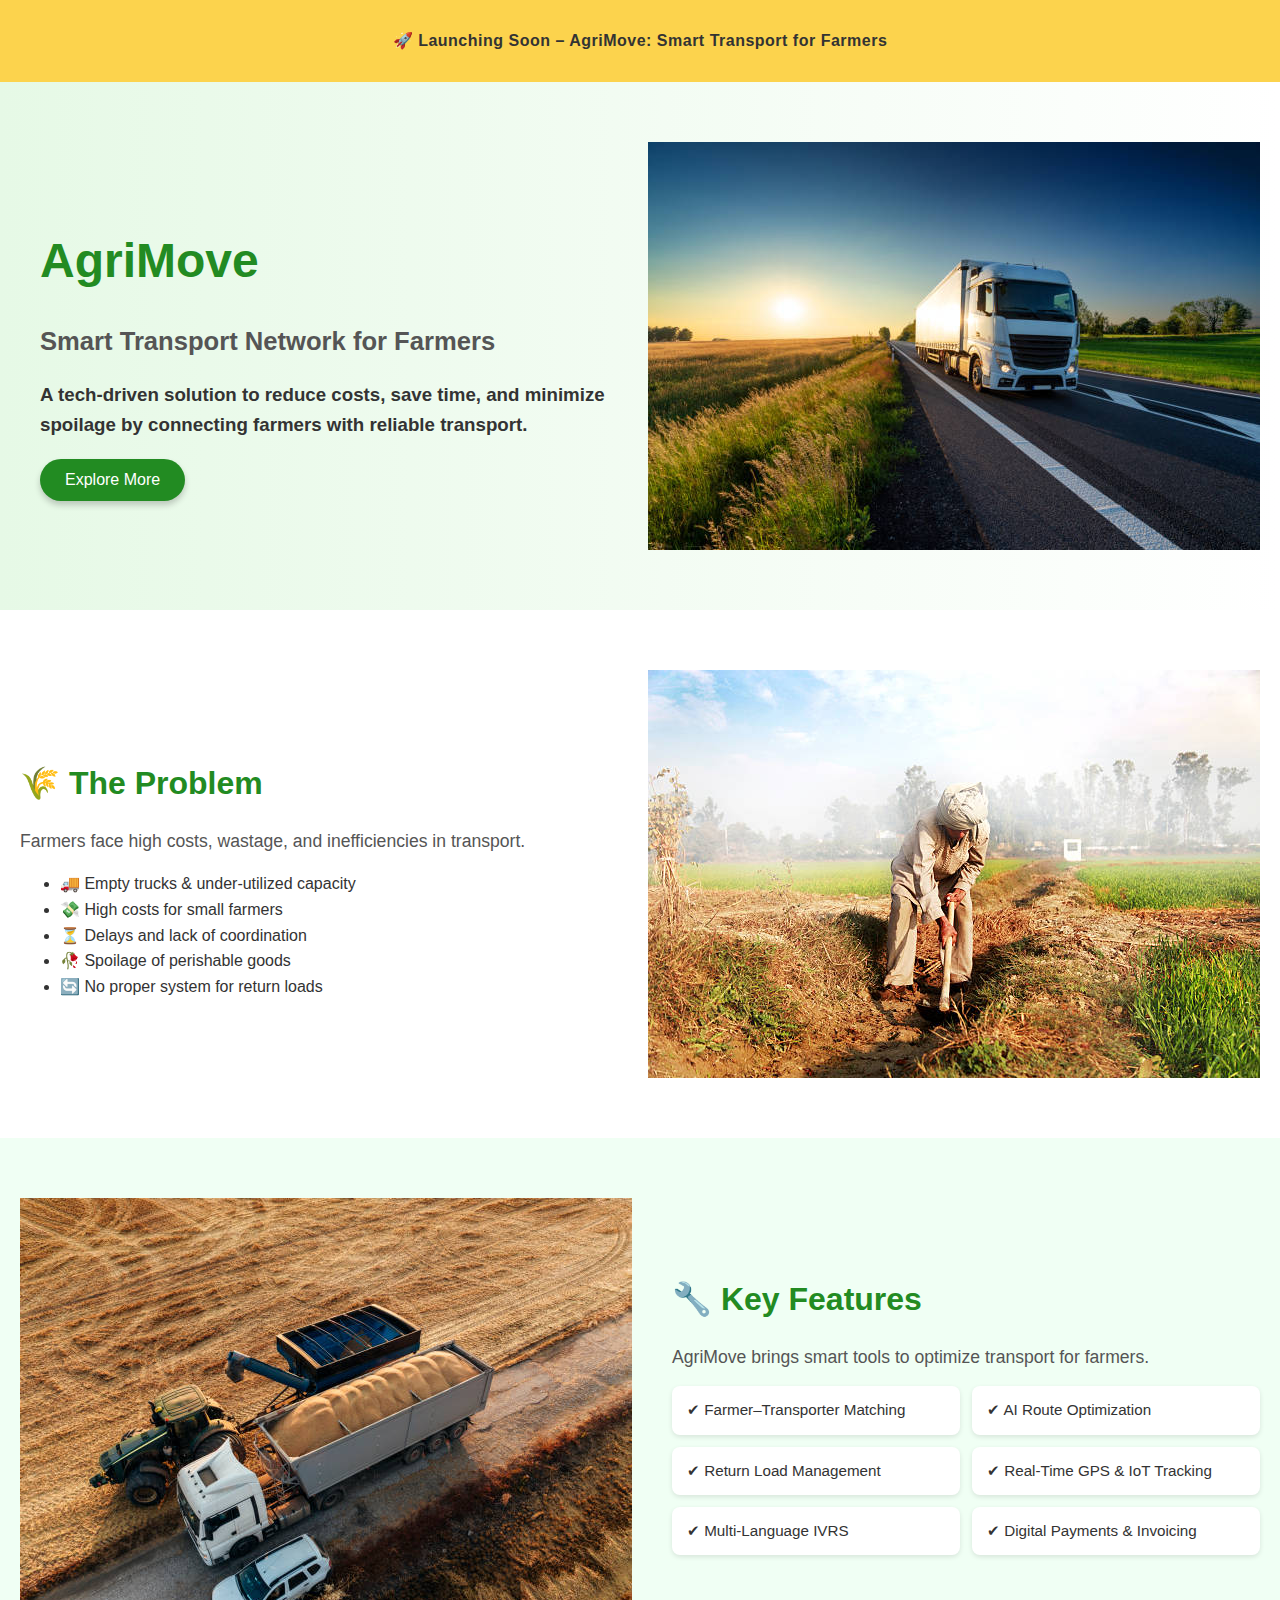
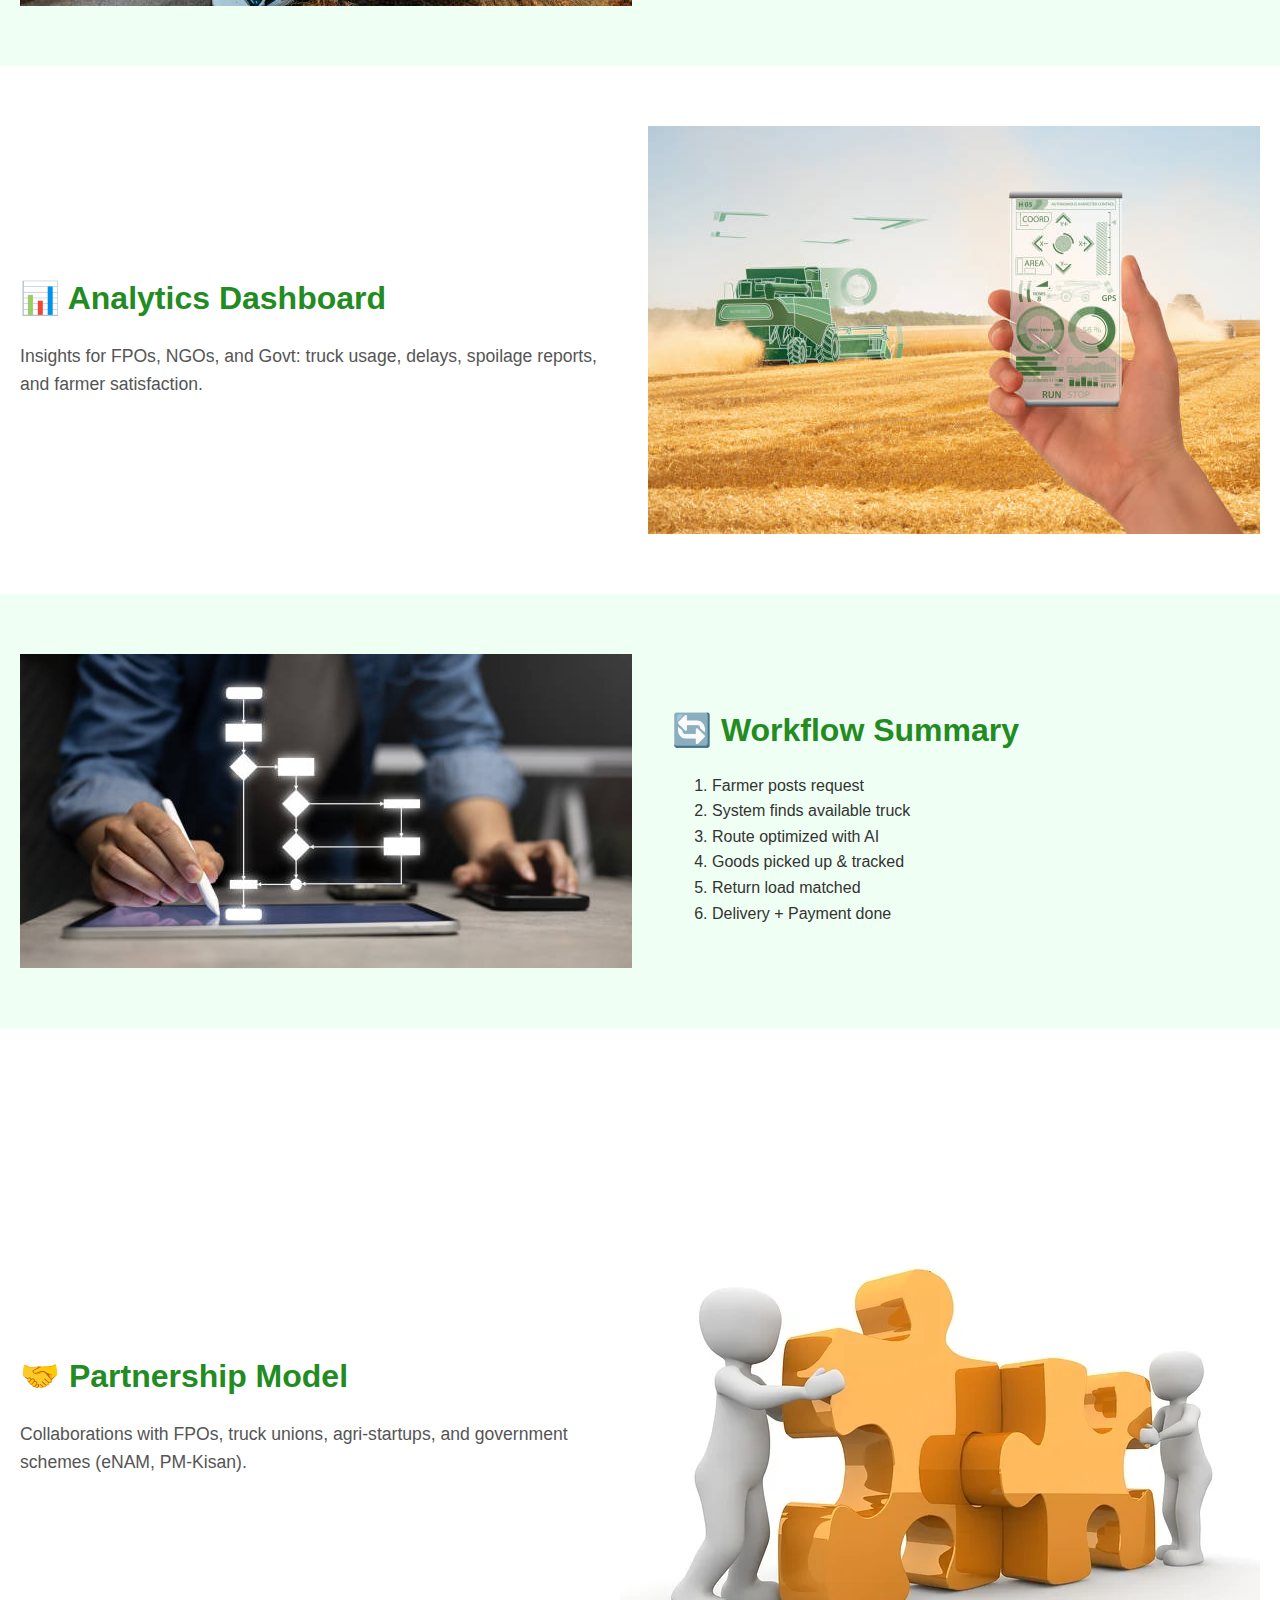
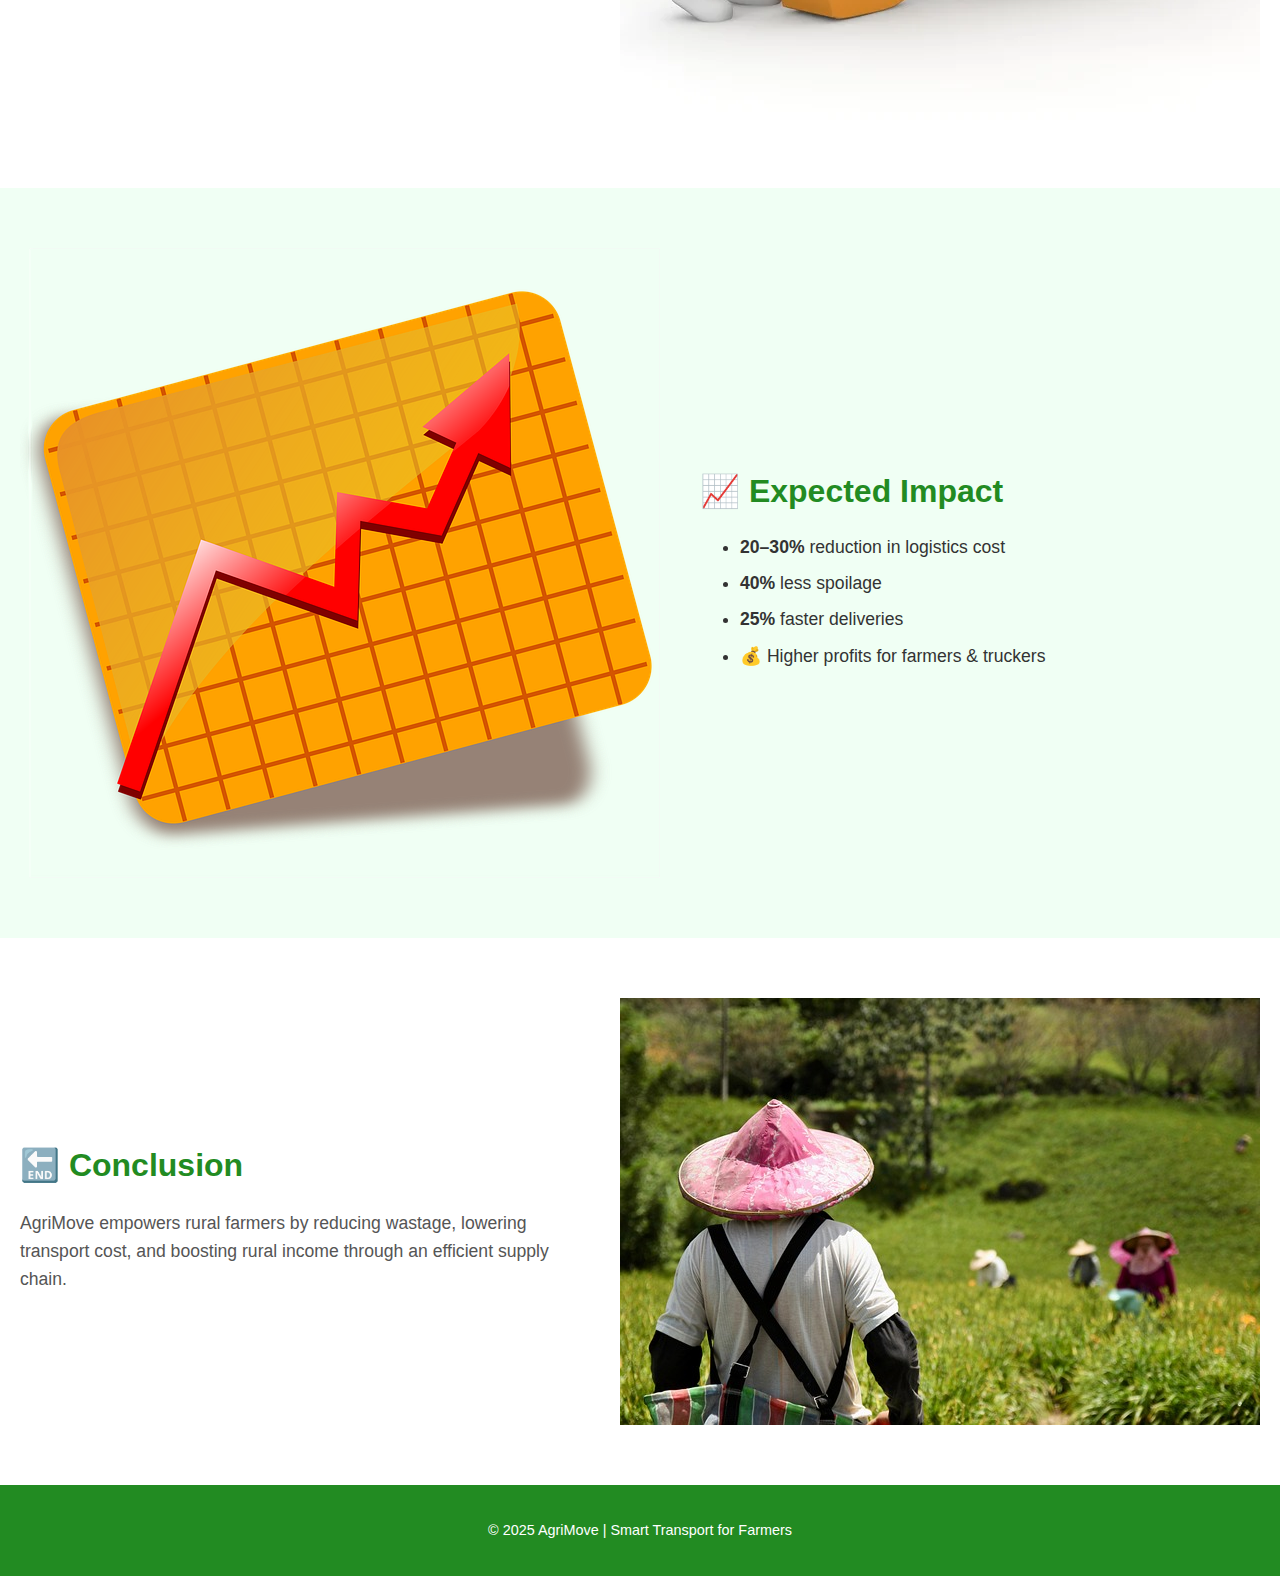
<file: AGROMOVE/index.html>
<!DOCTYPE html>
<html lang="en">
<head>
  <meta charset="UTF-8">
  <meta name="viewport" content="width=device-width, initial-scale=1.0">
  <title>AgriMove – Smart Transport Network</title>
  <link rel="stylesheet" href="style.css">
</head>
<body>

  <!-- Launch Banner -->
  <header class="banner">
    <p>🚀 Launching Soon – AgriMove: Smart Transport for Farmers</p>
  </header>

  <!-- Hero Section -->
  <section class="hero">
    <div class="hero-text">
      <h1>AgriMove</h1>
      <h2>Smart Transport Network for Farmers</h2>
      <h3>
        A tech-driven solution to reduce costs, save time, and minimize spoilage
        by connecting farmers with reliable transport.
      </h3>
      <button class="btn">Explore More</button>
    </div>
    <div class="hero-img"><img src="../assets/images/agromove.png"></div>
  </section>

  <!-- Problem Recap -->
  <section class="section white">
    <div class="content">
      <div class="text">
        <h2>🌾 The Problem</h2>
        <p class="lead">Farmers face high costs, wastage, and inefficiencies in transport.</p>
        <ul>
          <li>🚚 Empty trucks & under-utilized capacity</li>
          <li>💸 High costs for small farmers</li>
          <li>⏳ Delays and lack of coordination</li>
          <li>🥀 Spoilage of perishable goods</li>
          <li>🔄 No proper system for return loads</li>
        </ul>
      </div>
      <div class="image"><img src="../assets/images/farmer.png" alt=""></div>
    </div>
  </section>

  <!-- Key Features -->
  <section class="section green">
    <div class="content reverse">
      <div class="text">
        <h2>🔧 Key Features</h2>
        <p class="lead">AgriMove brings smart tools to optimize transport for farmers.</p>
        <div class="features">
          <div>✔ Farmer–Transporter Matching</div>
          <div>✔ AI Route Optimization</div>
          <div>✔ Return Load Management</div>
          <div>✔ Real-Time GPS & IoT Tracking</div>
          <div>✔ Multi-Language IVRS</div>
          <div>✔ Digital Payments & Invoicing</div>
        </div>
      </div>
      <div class="image"><img src="../assets/images/truck.png" alt=""></div>
    </div>
  </section>

  <!-- Analytics -->
  <section class="section white">
    <div class="content">
      <div class="text">
        <h2>📊 Analytics Dashboard</h2>
        <p class="lead">
          Insights for FPOs, NGOs, and Govt: truck usage, delays, spoilage
          reports, and farmer satisfaction.
        </p>
      </div>
      <div class="image"><img src="../assets/images/analytics.png" alt=""></div>
    </div>
  </section>

  <!-- Workflow -->
  <section class="section green">
    <div class="content reverse">
      <div class="text">
        <h2>🔄 Workflow Summary</h2>
        <ol>
          <li>Farmer posts request</li>
          <li>System finds available truck</li>
          <li>Route optimized with AI</li>
          <li>Goods picked up & tracked</li>
          <li>Return load matched</li>
          <li>Delivery + Payment done</li>
        </ol>
      </div>
      <div class="image"><img src="../assets/images/workflow.png" alt=""></div>
    </div>
  </section>

  <!-- Partnerships -->
  <section class="section white">
    <div class="content">
      <div class="text">
        <h2>🤝 Partnership Model</h2>
        <p class="lead">
          Collaborations with FPOs, truck unions, agri-startups, and government
          schemes (eNAM, PM-Kisan).
        </p>
      </div>
      <div class="image"><img src="../assets/images/partnership.png" alt=""></div>
    </div>
  </section>

  <!-- Impact -->
  <section class="section green">
    <div class="content reverse">
      <div class="text">
        <h2>📈 Expected Impact</h2>
        <ul class="impact">
          <li><strong>20–30%</strong> reduction in logistics cost</li>
          <li><strong>40%</strong> less spoilage</li>
          <li><strong>25%</strong> faster deliveries</li>
          <li>💰 Higher profits for farmers & truckers</li>
        </ul>
      </div>
      <div class="image"><img src="../assets/images/growth.png" alt=""></div>
    </div>
  </section>

  <!-- Conclusion -->
  <section class="section white">
    <div class="content">
      <div class="text">
        <h2>🔚 Conclusion</h2>
        <p class="lead">
          AgriMove empowers rural farmers by reducing wastage, lowering transport
          cost, and boosting rural income through an efficient supply chain.
        </p>
      </div>
      <div class="image"><img src="../assets/images/end.png" alt=""></div>
    </div>
  </section>

  <!-- Footer -->
  <footer class="footer">
    <p>© 2025 AgriMove | Smart Transport for Farmers</p>
  </footer>

</body>
</html>
</file>
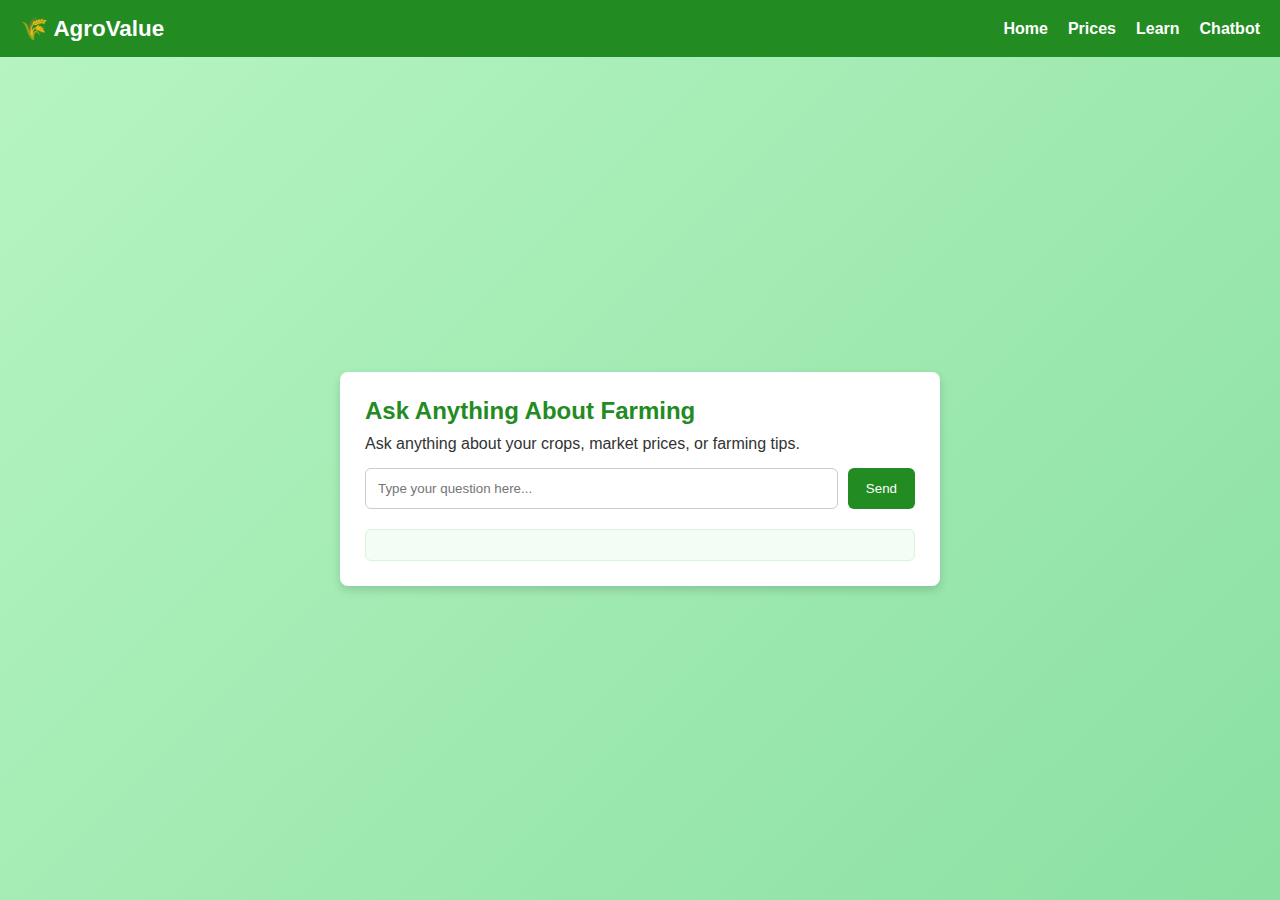
<file: chatbot.html>
<!DOCTYPE html>
<html lang="en">
<head>
  <meta charset="UTF-8" />
  <meta name="viewport" content="width=device-width, initial-scale=1.0" />
  <title>AgroValue Chatbot</title>
  <link rel="stylesheet" href="./NEWCHATBOT/style.css" />
</head>
<body>
  <!-- Navbar -->
  <header class="navbar">
    <div class="logo">🌾 AgroValue</div>

    <!-- Navigation links -->
    <nav id="nav-links">
      <a href="./index.html">Home</a>
      <a href="./Price-page/index.html">Prices</a>
      <a href="./price/index.html">Learn</a>
      <a href="#">Chatbot</a>
    </nav>

    <!-- Hamburger button -->
    <div class="hamburger" id="hamburger">☰</div>
  </header>

  <!-- Chat Section -->
  <main class="chat-section">
    <div class="chat-box">
      <h2>Ask Anything About Farming</h2>
      <p>Ask anything about your crops, market prices, or farming tips.</p>
      <div class="input-container">
        <input type="text" id="question" placeholder="Type your question here..." />
        <button id="sendBtn">Send</button>
      </div>
      <div id="response" class="response"></div>
    </div>
  </main>

  <script src="./NEWCHATBOT/script.js"></script>
</body>
</html>
</file>
<file: AGROMOVE/style.css>
:root {
  --green: #228b22;
  --light-green: #f0fff4;
  --yellow: #fcd34d;
  --white: #ffffff;
  --gray: #555;
}

body {
  margin: 0;
  font-family: "Segoe UI", Arial, sans-serif;
  color: #333;
  line-height: 1.6;
}

/* Banner */
.banner {
  background: var(--yellow);
  text-align: center;
  padding: 12px;
  font-weight: bold;
  font-size: 1rem;
  letter-spacing: 0.5px;
}

/* Hero */
.hero {
  display: flex;
  flex-wrap: wrap;
  align-items: center;
  justify-content: space-between;
  padding: 60px 20px;
  background: linear-gradient(to right, #e6f9e6, #ffffff);
}

.hero-text {
  flex: 1;
  padding: 20px;
}

.hero-text h1 {
  font-size: 3rem;
  color: var(--green);
  margin-bottom: 10px;
}

.hero-text h2 {
  font-size: 1.6rem;
  margin-bottom: 15px;
  color: var(--gray);
}

.hero-text p {
  margin-bottom: 20px;
  font-size: 1.1rem;
}

.btn {
  background: var(--green);
  color: white;
  padding: 12px 25px;
  border: none;
  border-radius: 25px;
  font-size: 1rem;
  cursor: pointer;
  transition: 0.3s;
  box-shadow: 0 4px 6px rgba(0,0,0,0.2);
}

.btn:hover {
  background: #1c6b1c;
}

.hero-img {
  flex: 1;  
  display: flex;
  align-items: center;
  justify-content: center;
  font-style: italic;
  height:auto;
  width: auto;
}

/* Sections */
.section {
  padding: 60px 20px;
}

.section.white {
  background: var(--white);
}

.section.green {
  background: var(--light-green);
}

.section h2 {
  color: var(--green);
  font-size: 2rem;
  margin-bottom: 15px;
}

.lead {
  font-size: 1.1rem;
  color: var(--gray);
  margin-bottom: 15px;
}

.content {
  display: flex;
  align-items: center;
  flex-wrap: wrap;
  gap: 40px;
}

.content.reverse {
  flex-direction: row-reverse;
}

.text {
  flex: 1;
}

.image {
  flex: 1;
  min-height: 220px;
  display: flex;
  align-items: center;
  justify-content: center;
  font-style: italic;
  border-radius: 10px;
  height: auto;
  width: auto;
}

/* Features & Impact */
.features {
  display: grid;
  grid-template-columns: repeat(auto-fit, minmax(200px, 1fr));
  gap: 12px;
  margin-top: 15px;
}

.features div {
  background: white;
  padding: 12px 15px;
  border-radius: 8px;
  box-shadow: 0 2px 5px rgba(0,0,0,0.1);
  font-size: 0.95rem;
}

.impact li {
  margin: 8px 0;
  font-size: 1.1rem;
}

/* Footer */
.footer {
  background: var(--green);
  color: white;
  text-align: center;
  padding: 20px;
  font-size: 0.9rem;
}

/* Responsive */
@media (max-width: 768px) {
  .hero, .content {
    flex-direction: column;
    text-align: center;
  }
  .features {
    grid-template-columns: 1fr;
  }
}
</file>
<file: NEWCHATBOT/style.css>
* {
  margin: 0;
  padding: 0;
  box-sizing: border-box;
  font-family: Arial, sans-serif;
}

body {
  background: linear-gradient(135deg, #b7f5c3, #8be0a2);
  min-height: 100vh;
  display: flex;
  flex-direction: column;
}

/* Navbar */
.navbar {
  display: flex;
  justify-content: space-between;
  align-items: center;
  background: #228b22;
  padding: 15px 20px;
  color: white;
  position: relative;
}

.navbar .logo {
  font-size: 1.4rem;
  font-weight: bold;
}

.navbar nav {
  display: flex;
  gap: 20px;
}

.navbar nav a {
  color: white;
  text-decoration: none;
  font-weight: bold;
}

.navbar nav a:hover {
  text-decoration: underline;
}

/* Hamburger button */
.hamburger {
  display: none;
  font-size: 1.8rem;
  cursor: pointer;
  user-select: none;
}

/* Chat Section */
.chat-section {
  flex: 1;
  display: flex;
  align-items: center;
  justify-content: center;
  padding: 20px;
}

.chat-box {
  background: white;
  padding: 25px;
  border-radius: 8px;
  box-shadow: 0px 4px 10px rgba(0,0,0,0.15);
  max-width: 600px;
  width: 100%;
}

.chat-box h2 {
  color: #228b22;
  margin-bottom: 10px;
}

.chat-box p {
  margin-bottom: 15px;
  color: #333;
}

.input-container {
  display: flex;
  gap: 10px;
}

.input-container input {
  flex: 1;
  padding: 12px;
  border: 1px solid #ccc;
  border-radius: 6px;
}

.input-container button {
  padding: 12px 18px;
  background: #228b22;
  color: white;
  border: none;
  border-radius: 6px;
  cursor: pointer;
}

.input-container button:hover {
  background: #1d7a1d;
}

/* Response box */
.response {
  margin-top: 20px;
  padding: 15px;
  background: #f3fdf5;
  border: 1px solid #d6f5dc;
  border-radius: 6px;
  color: #333;
  white-space: pre-wrap;
}

/* Responsive - Mobile */
@media (max-width: 768px) {
  .hamburger {
    display: block;
  }

  .navbar nav {
    display: none;
    flex-direction: column;
    background: #228b22;
    position: absolute;
    top: 60px;
    right: 0;
    width: 100%;
    padding: 10px 0;
  }

  .navbar nav a {
    padding: 12px 20px;
    border-top: 1px solid rgba(255,255,255,0.2);
  }

  .navbar nav.active {
    display: flex;
  }

  .input-container {
    flex-direction: column;
  }

  .input-container button {
    width: 100%;
  }
}
</file>
